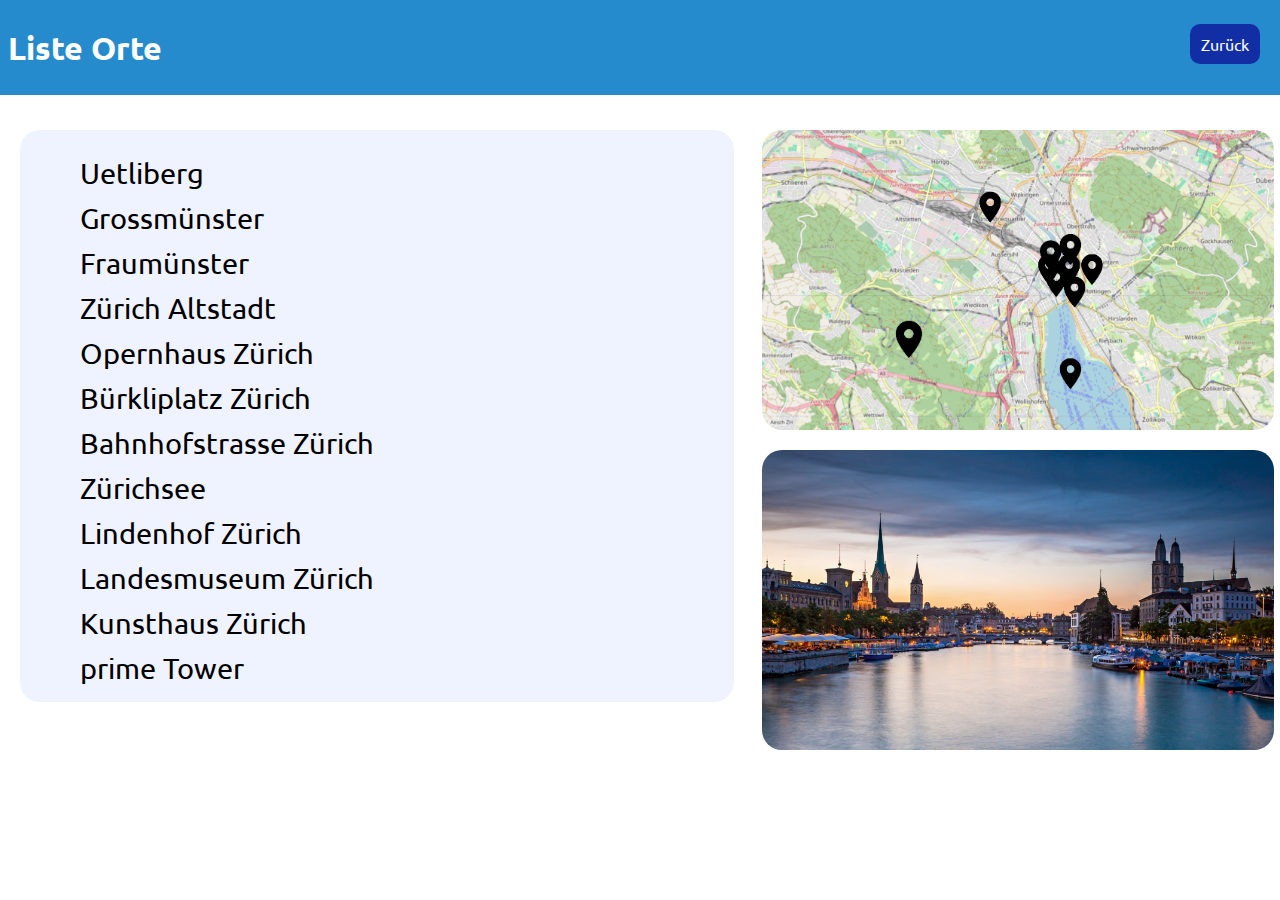
<file: liste_orte.html>
<!DOCTYPE html>
<html lang="en">
    <head>
        <link rel="preconnect" href="https://fonts.googleapis.com">
<link rel="preconnect" href="https://fonts.gstatic.com" crossorigin>
<link href="https://fonts.googleapis.com/css2?family=Ubuntu:ital,wght@0,300;0,400;0,500;0,700;1,300;1,400;1,500;1,700&display=swap" rel="stylesheet">
        <link rel="stylesheet" href="/css/listeorte.css">
        <script src="/js/script.js" defer></script>
    </head>
    <body>
        <div class="header"></div>
        <h1>Liste Orte</h1>
        <div class="header-small">
            <a href="index.html" class="back">Zurück</a>
        </div>
        <div class="bild-container">
            <img id="anzeigeBild2" src="/images/karte/schwartz.png" alt="stand">
        </div>
        <div class="textbox1">
            <ul>
                <li><a href="/orte_html/vorlage_ort.html" onmouseover="wechselBild('/images/orte/uetliberg/uetli_3.jpg', '/images/karte/Uetliberg.png')" onmouseout="resetImage()">Uetliberg</a></li>
                <li><a href="/orte_html/grossmunster.html" onmouseover="wechselBild('/images/orte/grossmuenster/grossmuenster4.jpg', '/images/karte/Grossmuenster.png')" onmouseout="resetImage()">Grossmünster</a></li>
                <li><a href="/orte_html/fraumuenster.html" onmouseover="wechselBild('/images/orte/fraumuenster/fraumuenster.jpg', '/images/karte/Fraumünster.png')" onmouseout="resetImage()">Fraumünster</a></li>
                <li><a href="/orte_html/altstadt.html" onmouseover="wechselBild('/images/orte/altstadt/altstadt1.jpg', '/images/karte/Grossmuenster.png')" onmouseout="resetImage()">Zürich Altstadt</a></li>
                <li><a href="/orte_html/opernhaus.html" onmouseover="wechselBild('/images/orte/opernhaus/opernhaus.jpg', '/images/karte/Opernhaus.png')" onmouseout="resetImage()">Opernhaus Zürich</a></li>
                <li><a href="/orte_html/buerkliplatz.html" onmouseover="wechselBild('/images/orte/buerkliplatz/buerkliplatz.jpg', '/images/karte/buerkliplatz.png')" onmouseout="resetImage()">Bürkliplatz Zürich</a></li>
                <li><a href="/orte_html/banhofstrasse.html" onmouseover="wechselBild('/images/orte/bahnhofstrasse/bahnhofstrasse1.jpg', '/images/karte/bahnhofstrasse.png')" onmouseout="resetImage()">Bahnhofstrasse Zürich</a></li>
                <li><a href="/orte_html/zuerichsee.html" onmouseover="wechselBild('/images/orte/zuerichsee/zuerichsee2.jpg', '/images/karte/zuerisee.png')" onmouseout="resetImage()">Zürichsee</a></li>
                <li><a href="/orte_html/lindenhof.html" onmouseover="wechselBild('/images/orte/lindenhof/linden.jpg', '/images/karte/lindenhof.png')" onmouseout="resetImage()">Lindenhof Zürich</a></li>
                <li><a href="/orte_html/landesmuseum.html" onmouseover="wechselBild('/images/orte/landesmuseum/landesmusem2.jpg', '/images/karte/landesmuseum.png')" onmouseout="resetImage()">Landesmuseum Zürich</a></li>
                <li><a href="/orte_html/kunsthuas.html" onmouseover="wechselBild('/images/orte/kunsthaus/kunsthaus3.jpg', '/images/karte/kunsthaus.png')" onmouseout="resetImage()">Kunsthaus Zürich</a></li>
                <li><a href="/orte_html/primetower.html" onmouseover="wechselBild('/images/primetower.jpg', '/images/karte/primetower.png')" onmouseout="resetImage()">prime Tower</a></li>
            </ul>
        </div>
        
        
        <div class="platzkarte">
            <img id="anzeigeBild" src="/images/2.png" alt="stand" width="300" height="200">
        </div>
    </body>
</html>
</file>
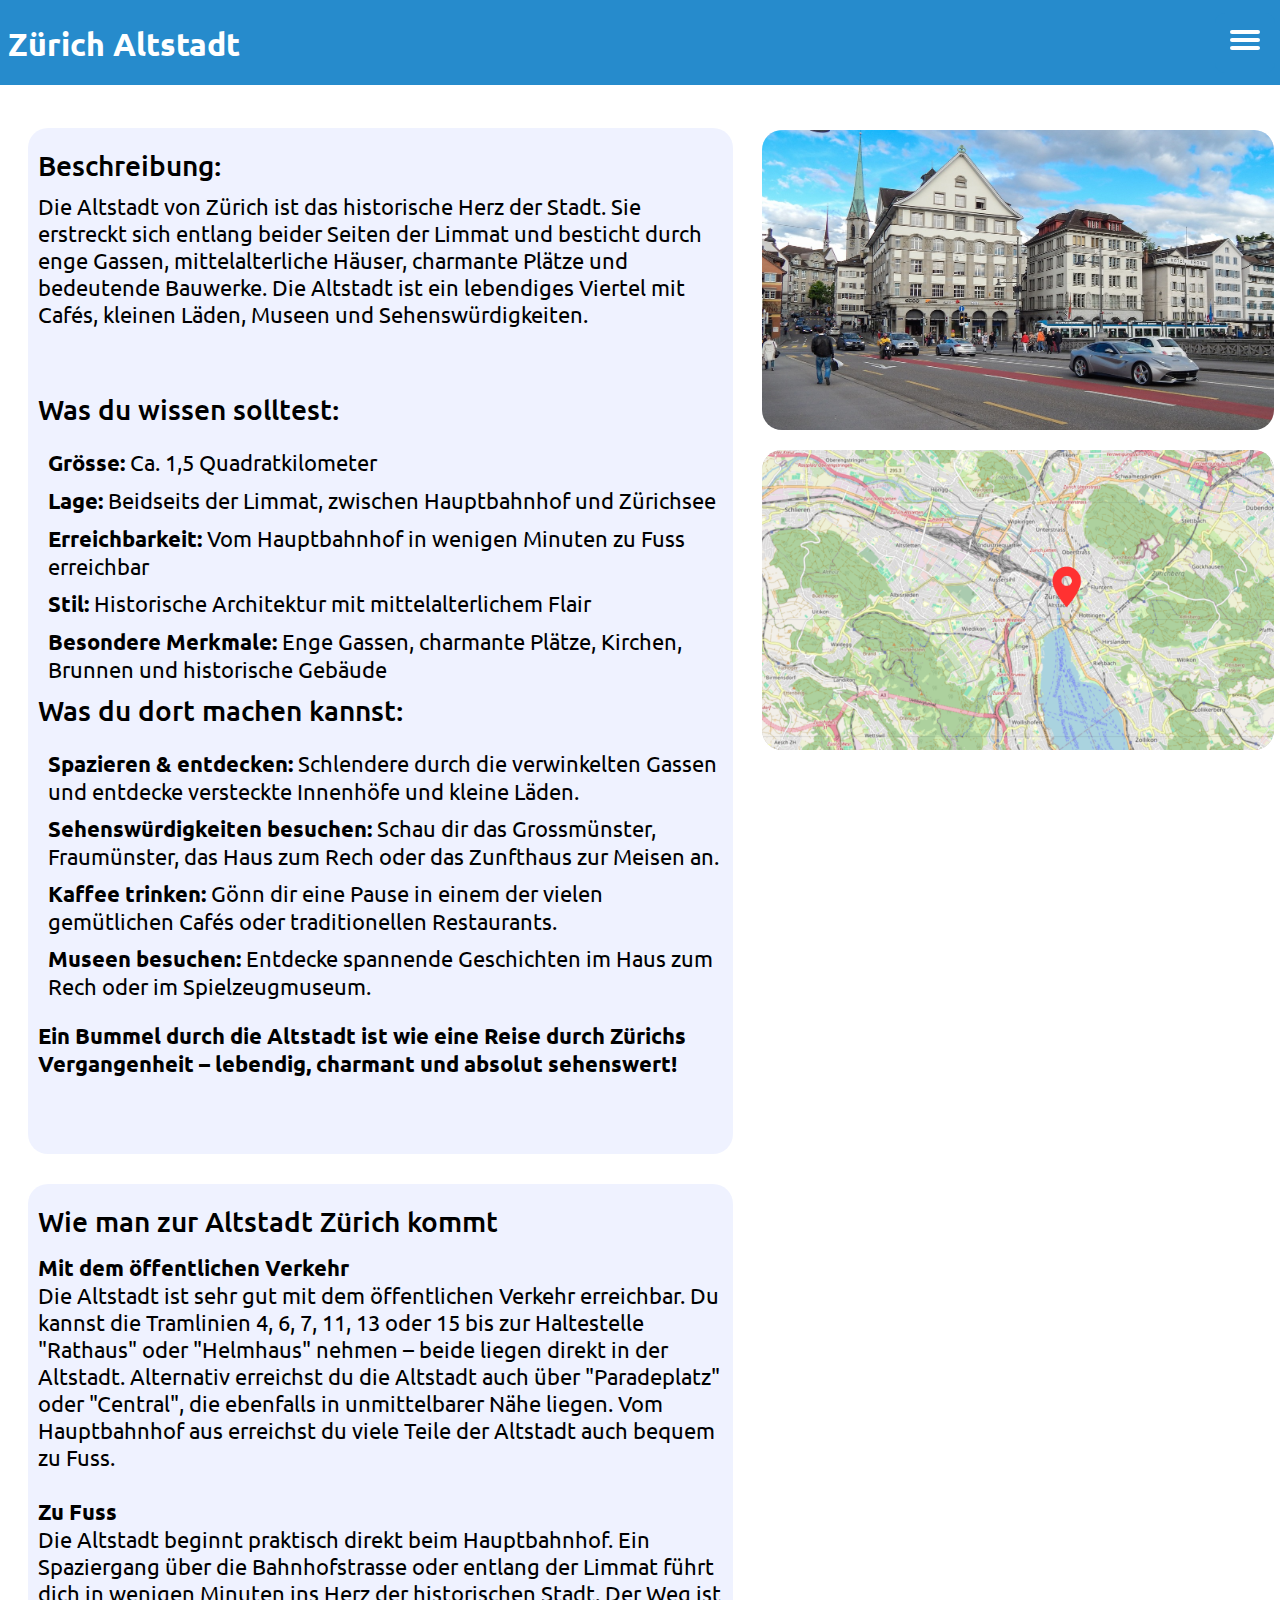
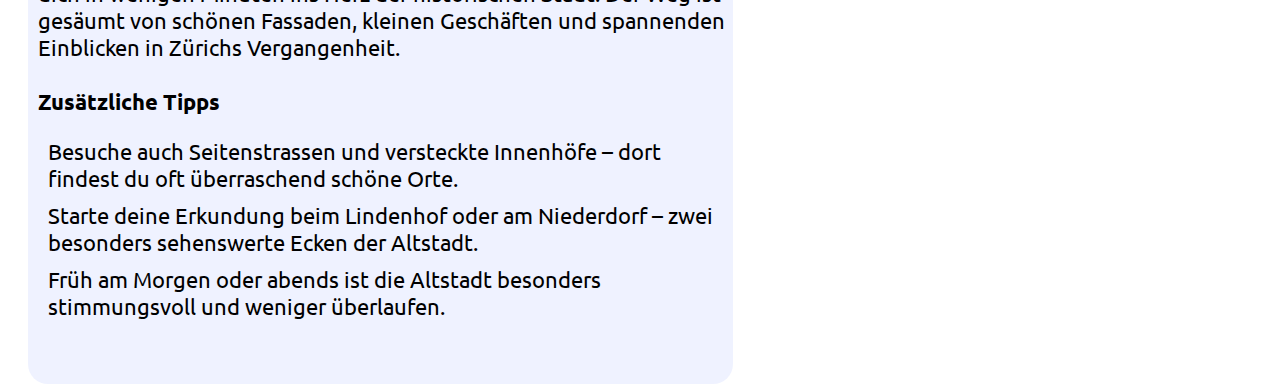
<file: orte_html/altstadt.html>
<!DOCTYPE html>
<html lang="de">
<head>
    <meta charset="UTF-8">
    <link rel="preconnect" href="https://fonts.googleapis.com">
    <link rel="preconnect" href="https://fonts.gstatic.com" crossorigin>
    <link href="https://fonts.googleapis.com/css2?family=Ubuntu:ital,wght@0,300;0,400;0,500;0,700;1,300;1,400;1,500;1,700&display=swap" rel="stylesheet">
    <link rel="stylesheet" href="/css/orte.css">
    <script src="/js/script.js" defer></script>
</head>
<body>
    <h1>Zürich Altstadt</h1>
    <div class="header"></div>
    <div class="header-small"></div>
    <div class="menu-striche" onclick="toggleDropdown()">
        <div class="line"></div>
        <div class="line"></div>
        <div class="line"></div>
    </div>
    <div class="dropdown-menu">
        <ul>
            <li><a href="/liste_orte.html">Liste Orte</a></li>
            <li><a href="/index.html">Home</a></li>
            <li><a href="/galerie.html">galerie</a></li>
        </ul>
    </div>
    <div class="textbox1"><h3>Beschreibung:</h3>Die Altstadt von Zürich ist das historische Herz der Stadt. Sie erstreckt sich entlang beider Seiten der Limmat und besticht durch enge Gassen, mittelalterliche Häuser, charmante Plätze und bedeutende Bauwerke. Die Altstadt ist ein lebendiges Viertel mit Cafés, kleinen Läden, Museen und Sehenswürdigkeiten.

        <h3>Was du wissen solltest:</h3><ul>
            <li><b>Grösse:</b> Ca. 1,5 Quadratkilometer</li>
            <li><b>Lage:</b> Beidseits der Limmat, zwischen Hauptbahnhof und Zürichsee</li>
            <li><b>Erreichbarkeit:</b> Vom Hauptbahnhof in wenigen Minuten zu Fuss erreichbar</li>
            <li><b>Stil:</b> Historische Architektur mit mittelalterlichem Flair</li>
            <li><b>Besondere Merkmale:</b> Enge Gassen, charmante Plätze, Kirchen, Brunnen und historische Gebäude</li>
        </ul><h3>Was du dort machen kannst:</h3><ul>
            <li><b>Spazieren & entdecken:</b> Schlendere durch die verwinkelten Gassen und entdecke versteckte Innenhöfe und kleine Läden.</li>
            <li><b>Sehenswürdigkeiten besuchen:</b> Schau dir das Grossmünster, Fraumünster, das Haus zum Rech oder das Zunfthaus zur Meisen an.</li>
            <li><b>Kaffee trinken:</b> Gönn dir eine Pause in einem der vielen gemütlichen Cafés oder traditionellen Restaurants.</li>
            <li><b>Museen besuchen:</b> Entdecke spannende Geschichten im Haus zum Rech oder im Spielzeugmuseum.</li>
        </ul><p><b>Ein Bummel durch die Altstadt ist wie eine Reise durch Zürichs Vergangenheit – lebendig, charmant und absolut sehenswert!</b></p>
    </div>
    
    
    <div class="textbox2"><h3>Wie man zur Altstadt Zürich kommt</h3><h4>Mit dem öffentlichen Verkehr</h4>Die Altstadt ist sehr gut mit dem öffentlichen Verkehr erreichbar. Du kannst die Tramlinien 4, 6, 7, 11, 13 oder 15 bis zur Haltestelle "Rathaus" oder "Helmhaus" nehmen – beide liegen direkt in der Altstadt. Alternativ erreichst du die Altstadt auch über "Paradeplatz" oder "Central", die ebenfalls in unmittelbarer Nähe liegen. Vom Hauptbahnhof aus erreichst du viele Teile der Altstadt auch bequem zu Fuss.
        <h4>Zu Fuss</h4>Die Altstadt beginnt praktisch direkt beim Hauptbahnhof. Ein Spaziergang über die Bahnhofstrasse oder entlang der Limmat führt dich in wenigen Minuten ins Herz der historischen Stadt. Der Weg ist gesäumt von schönen Fassaden, kleinen Geschäften und spannenden Einblicken in Zürichs Vergangenheit.
        <h4>Zusätzliche Tipps</h4><ul>
            <li>Besuche auch Seitenstrassen und versteckte Innenhöfe – dort findest du oft überraschend schöne Orte.</li>
            <li>Starte deine Erkundung beim Lindenhof oder am Niederdorf – zwei besonders sehenswerte Ecken der Altstadt.</li>
            <li>Früh am Morgen oder abends ist die Altstadt besonders stimmungsvoll und weniger überlaufen.</li>
        </ul>
    </div>
    
    
  
    <div class="slideshow-container">
        <img src="/images/orte/altstadt/altstadt.jpg" class="active" alt="Grossmünster Bild 1">
        <img src="/images/orte/altstadt/altstadt1.jpg" alt="Grossmünster Bild 2">
        <img src="/images/orte/altstadt/altstadt2.jpg" alt="Grossmünster Bild 3">
    </div>
    <div class="platzkarte">
        <img src="/images/orte/altstadt/karte.png">
    </div>
</body>
</html>
</file>
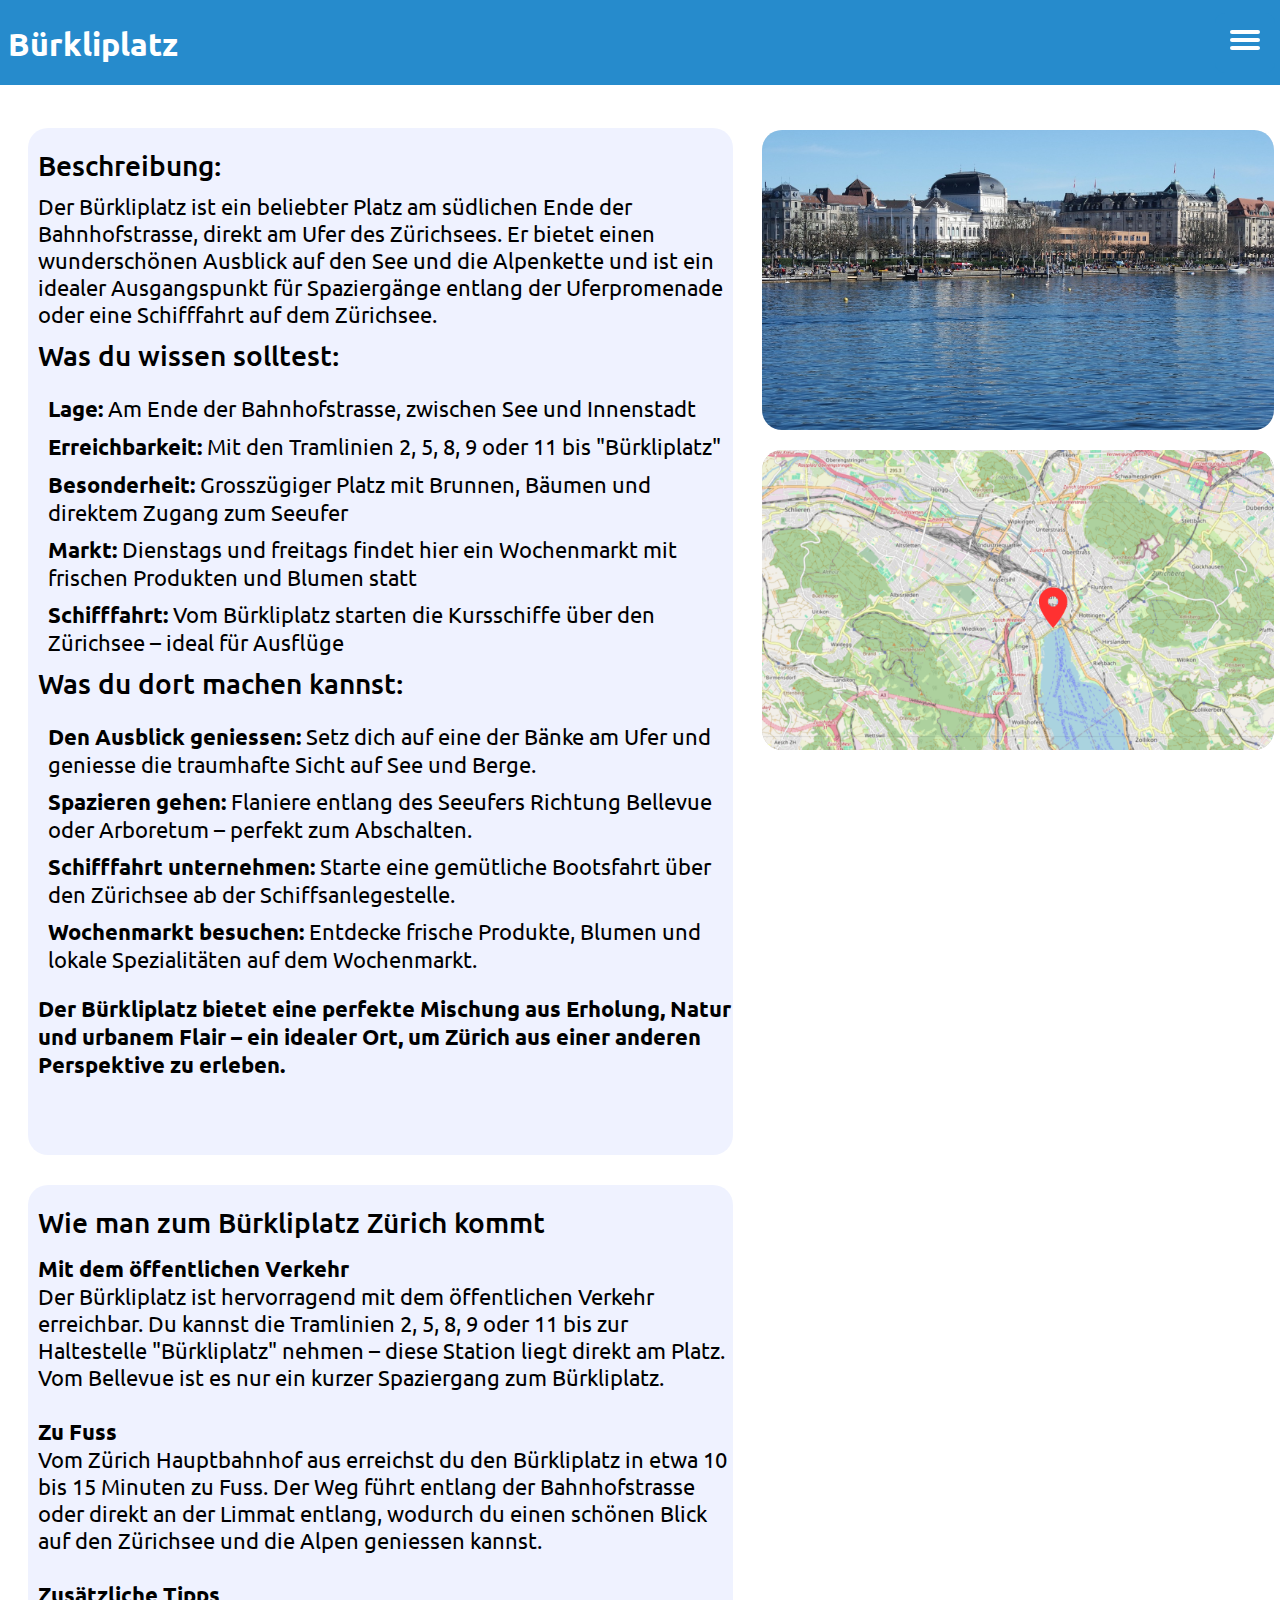
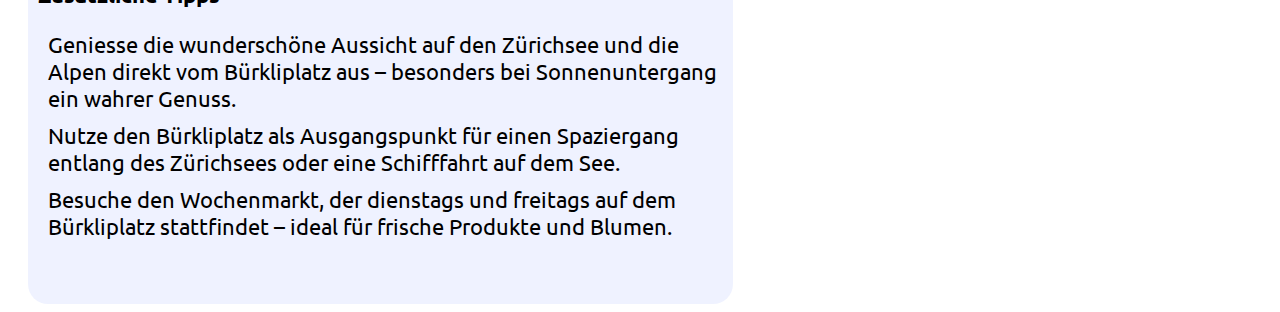
<file: orte_html/buerkliplatz.html>
<!DOCTYPE html>
<html lang="de">
<head>
    <meta charset="UTF-8">
    <link rel="preconnect" href="https://fonts.googleapis.com">
    <link rel="preconnect" href="https://fonts.gstatic.com" crossorigin>
    <link href="https://fonts.googleapis.com/css2?family=Ubuntu:ital,wght@0,300;0,400;0,500;0,700;1,300;1,400;1,500;1,700&display=swap" rel="stylesheet">
    <link rel="stylesheet" href="/css/orte.css">
    <script src="/js/script.js" defer></script>
</head>
<body>
    <h1>Bürkliplatz</h1>
    <div class="header"></div>
    <div class="header-small"></div>
    <div class="menu-striche" onclick="toggleDropdown()">
        <div class="line"></div>
        <div class="line"></div>
        <div class="line"></div>
    </div>
    <div class="dropdown-menu">
        <ul>
            <li><a href="/liste_orte.html">Liste Orte</a></li>
            <li><a href="/index.html">Home</a></li>
            <li><a href="/galerie.html">galerie</a></li>
        </ul>
    </div>
    <div class="textbox1"><h3>Beschreibung:</h3>Der Bürkliplatz ist ein beliebter Platz am südlichen Ende der Bahnhofstrasse, direkt am Ufer des Zürichsees. Er bietet einen wunderschönen Ausblick auf den See und die Alpenkette und ist ein idealer Ausgangspunkt für Spaziergänge entlang der Uferpromenade oder eine Schifffahrt auf dem Zürichsee.
<h3>Was du wissen solltest:</h3><ul>
            <li><b>Lage:</b> Am Ende der Bahnhofstrasse, zwischen See und Innenstadt</li>
            <li><b>Erreichbarkeit:</b> Mit den Tramlinien 2, 5, 8, 9 oder 11 bis "Bürkliplatz"</li>
            <li><b>Besonderheit:</b> Grosszügiger Platz mit Brunnen, Bäumen und direktem Zugang zum Seeufer</li>
            <li><b>Markt:</b> Dienstags und freitags findet hier ein Wochenmarkt mit frischen Produkten und Blumen statt</li>
            <li><b>Schifffahrt:</b> Vom Bürkliplatz starten die Kursschiffe über den Zürichsee – ideal für Ausflüge</li>
        </ul><h3>Was du dort machen kannst:</h3><ul>
            <li><b>Den Ausblick geniessen:</b> Setz dich auf eine der Bänke am Ufer und geniesse die traumhafte Sicht auf See und Berge.</li>
            <li><b>Spazieren gehen:</b> Flaniere entlang des Seeufers Richtung Bellevue oder Arboretum – perfekt zum Abschalten.</li>
            <li><b>Schifffahrt unternehmen:</b> Starte eine gemütliche Bootsfahrt über den Zürichsee ab der Schiffsanlegestelle.</li>
            <li><b>Wochenmarkt besuchen:</b> Entdecke frische Produkte, Blumen und lokale Spezialitäten auf dem Wochenmarkt.</li>
        </ul><p><b>Der Bürkliplatz bietet eine perfekte Mischung aus Erholung, Natur und urbanem Flair – ein idealer Ort, um Zürich aus einer anderen Perspektive zu erleben.</b></p>
    </div>
    
    
    <div class="textbox2"><h3>Wie man zum Bürkliplatz Zürich kommt</h3><h4>Mit dem öffentlichen Verkehr</h4>Der Bürkliplatz ist hervorragend mit dem öffentlichen Verkehr erreichbar. Du kannst die Tramlinien 2, 5, 8, 9 oder 11 bis zur Haltestelle "Bürkliplatz" nehmen – diese Station liegt direkt am Platz. Vom Bellevue ist es nur ein kurzer Spaziergang zum Bürkliplatz.
        <h4>Zu Fuss</h4>Vom Zürich Hauptbahnhof aus erreichst du den Bürkliplatz in etwa 10 bis 15 Minuten zu Fuss. Der Weg führt entlang der Bahnhofstrasse oder direkt an der Limmat entlang, wodurch du einen schönen Blick auf den Zürichsee und die Alpen geniessen kannst.
        <h4>Zusätzliche Tipps</h4><ul>
            <li>Geniesse die wunderschöne Aussicht auf den Zürichsee und die Alpen direkt vom Bürkliplatz aus – besonders bei Sonnenuntergang ein wahrer Genuss.</li>
            <li>Nutze den Bürkliplatz als Ausgangspunkt für einen Spaziergang entlang des Zürichsees oder eine Schifffahrt auf dem See.</li>
            <li>Besuche den Wochenmarkt, der dienstags und freitags auf dem Bürkliplatz stattfindet – ideal für frische Produkte und Blumen.</li>
        </ul>
        </div>
        
        
    
    
    <div class="slideshow-container">
        <img src="/images/orte/buerkliplatz/buerkliplatz.jpg" class="active" alt="Grossmünster Bild 1">
        <img src="/images/orte/buerkliplatz/buerkliplatz1.jpg" alt="Grossmünster Bild 2">
    </div>
    <div class="platzkarte">
        <img src="/images/orte/buerkliplatz/karte.png">
    </div>
</body>
</html>
</file>
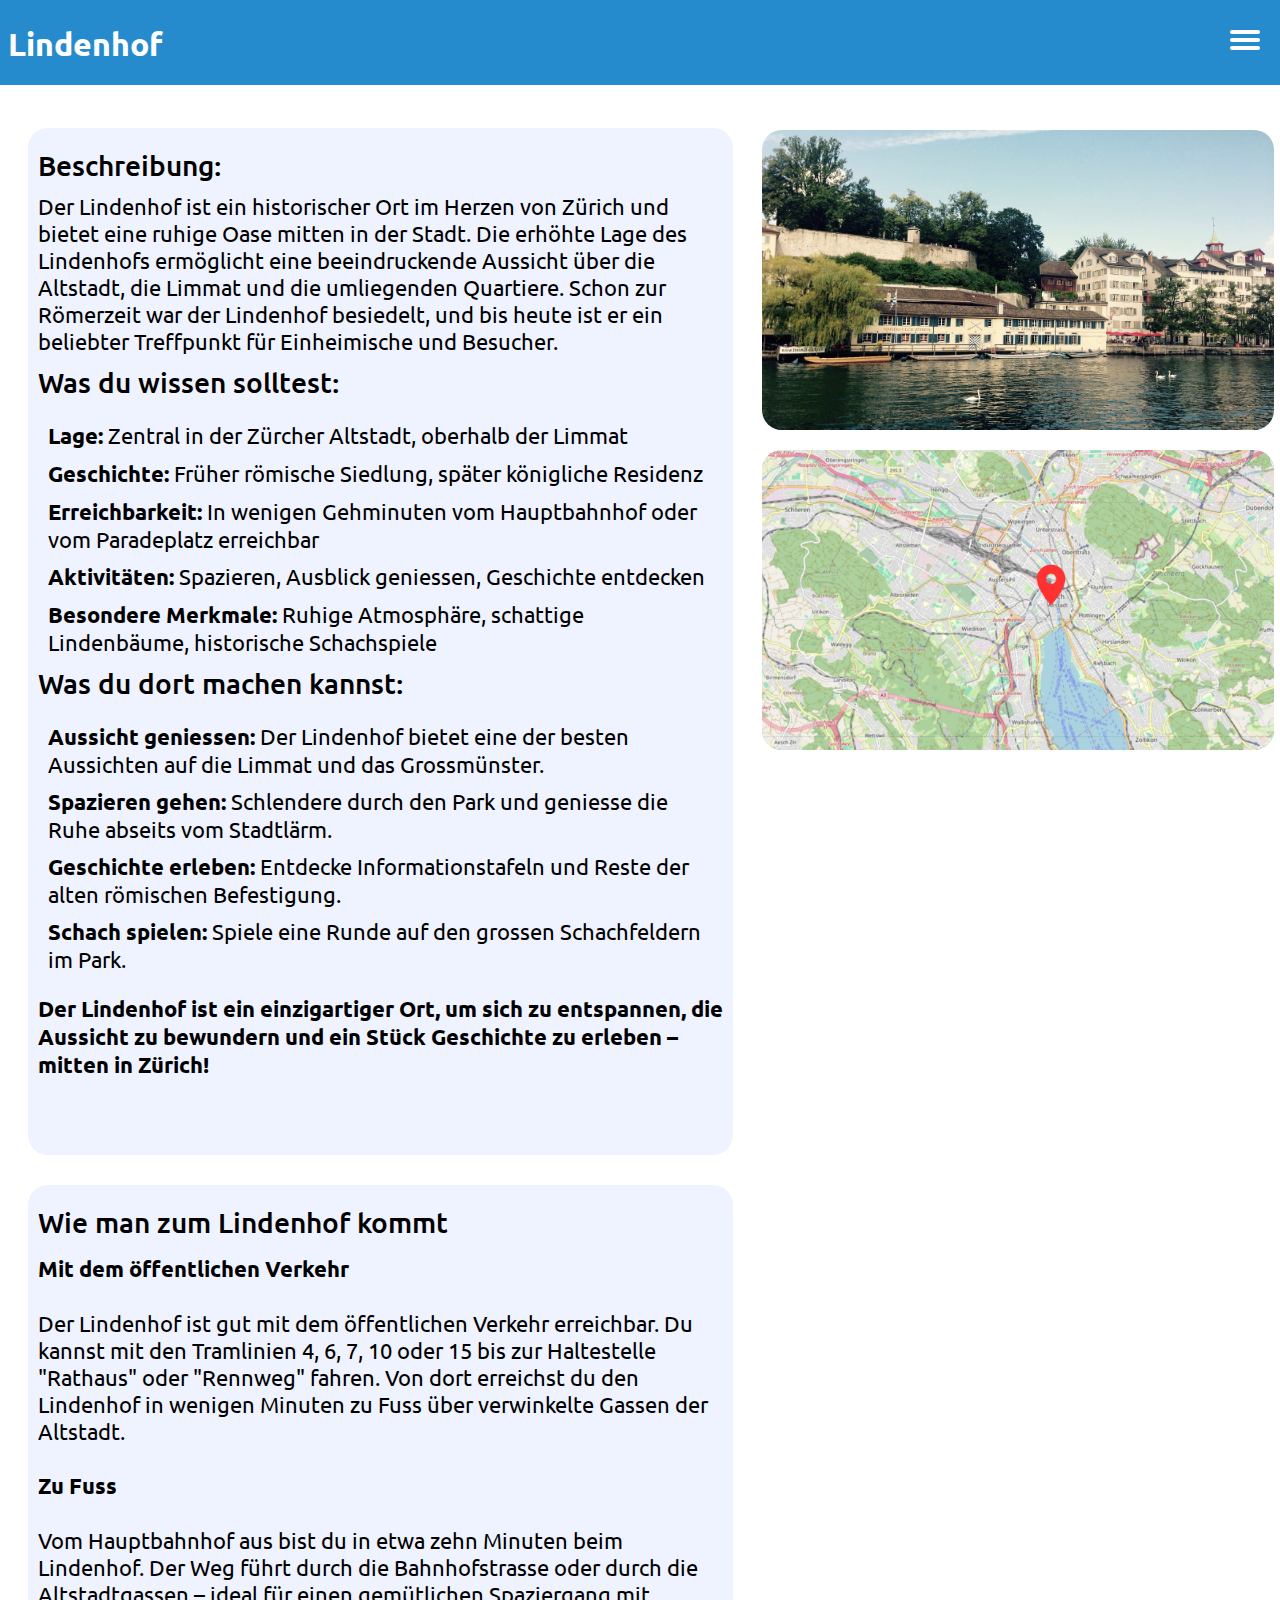
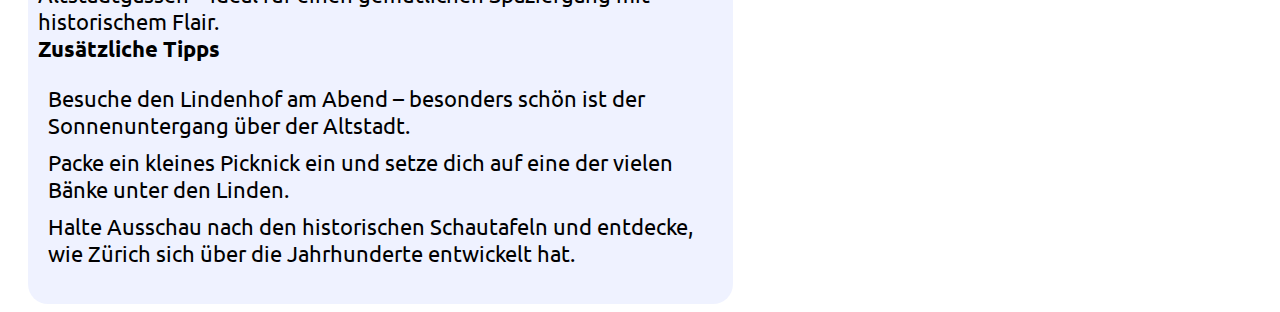
<file: orte_html/lindenhof.html>
<!DOCTYPE html>
<html lang="de">
<head>
    <meta charset="UTF-8">
    <link rel="preconnect" href="https://fonts.googleapis.com">
    <link rel="preconnect" href="https://fonts.gstatic.com" crossorigin>
    <link href="https://fonts.googleapis.com/css2?family=Ubuntu:ital,wght@0,300;0,400;0,500;0,700;1,300;1,400;1,500;1,700&display=swap" rel="stylesheet">
    <link rel="stylesheet" href="/css/orte.css">
    <script src="/js/script.js" defer></script>
</head>
<body>
    <h1>Lindenhof</h1>
    <div class="header"></div>
    <div class="header-small"></div>
    <div class="menu-striche" onclick="toggleDropdown()">
        <div class="line"></div>
        <div class="line"></div>
        <div class="line"></div>
    </div>
    <div class="dropdown-menu">
        <ul>
            <li><a href="/liste_orte.html">Liste Orte</a></li>
            <li><a href="/index.html">Home</a></li>
            <li><a href="/galerie.html">galerie</a></li>
        </ul>
    </div>
    <div class="textbox1"><h3>Beschreibung:</h3>Der Lindenhof ist ein historischer Ort im Herzen von Zürich und bietet eine ruhige Oase mitten in der Stadt. Die erhöhte Lage des Lindenhofs ermöglicht eine beeindruckende Aussicht über die Altstadt, die Limmat und die umliegenden Quartiere. Schon zur Römerzeit war der Lindenhof besiedelt, und bis heute ist er ein beliebter Treffpunkt für Einheimische und Besucher.<h3>Was du wissen solltest:</h3><ul>
            <li><b>Lage:</b> Zentral in der Zürcher Altstadt, oberhalb der Limmat</li>
            <li><b>Geschichte:</b> Früher römische Siedlung, später königliche Residenz</li>
            <li><b>Erreichbarkeit:</b> In wenigen Gehminuten vom Hauptbahnhof oder vom Paradeplatz erreichbar</li>
            <li><b>Aktivitäten:</b> Spazieren, Ausblick geniessen, Geschichte entdecken</li>
            <li><b>Besondere Merkmale:</b> Ruhige Atmosphäre, schattige Lindenbäume, historische Schachspiele</li>
        </ul><h3>Was du dort machen kannst:</h3><ul>
            <li><b>Aussicht geniessen:</b> Der Lindenhof bietet eine der besten Aussichten auf die Limmat und das Grossmünster.</li>
            <li><b>Spazieren gehen:</b> Schlendere durch den Park und geniesse die Ruhe abseits vom Stadtlärm.</li>
            <li><b>Geschichte erleben:</b> Entdecke Informationstafeln und Reste der alten römischen Befestigung.</li>
            <li><b>Schach spielen:</b> Spiele eine Runde auf den grossen Schachfeldern im Park.</li>
        </ul><p><b>Der Lindenhof ist ein einzigartiger Ort, um sich zu entspannen, die Aussicht zu bewundern und ein Stück Geschichte zu erleben – mitten in Zürich!</b></p>
    </div>
    
    <div class="textbox2"><h3>Wie man zum Lindenhof kommt</h3><h4>Mit dem öffentlichen Verkehr</h4>
Der Lindenhof ist gut mit dem öffentlichen Verkehr erreichbar. Du kannst mit den Tramlinien 4, 6, 7, 10 oder 15 bis zur Haltestelle "Rathaus" oder "Rennweg" fahren. Von dort erreichst du den Lindenhof in wenigen Minuten zu Fuss über verwinkelte Gassen der Altstadt.
    <h4>Zu Fuss</h4>
Vom Hauptbahnhof aus bist du in etwa zehn Minuten beim Lindenhof. Der Weg führt durch die Bahnhofstrasse oder durch die Altstadtgassen – ideal für einen gemütlichen Spaziergang mit historischem Flair.
<h4>Zusätzliche Tipps</h4><ul>
    <li>Besuche den Lindenhof am Abend – besonders schön ist der Sonnenuntergang über der Altstadt.</li>
    <li>Packe ein kleines Picknick ein und setze dich auf eine der vielen Bänke unter den Linden.</li>
    <li>Halte Ausschau nach den historischen Schautafeln und entdecke, wie Zürich sich über die Jahrhunderte entwickelt hat.</li>
</ul>
</div>


    
    <div class="slideshow-container">
        <img src="/images/orte/lindenhof/lindne2.jpg" class="active" alt="Grossmünster Bild 1">
        <img src="/images/orte/lindenhof/linden.jpg" alt="Grossmünster Bild 2">

    </div>
    <div class="platzkarte">
        <img src="/images/orte/lindenhof/karte.png">
    </div>
</body>
</html>
</file>
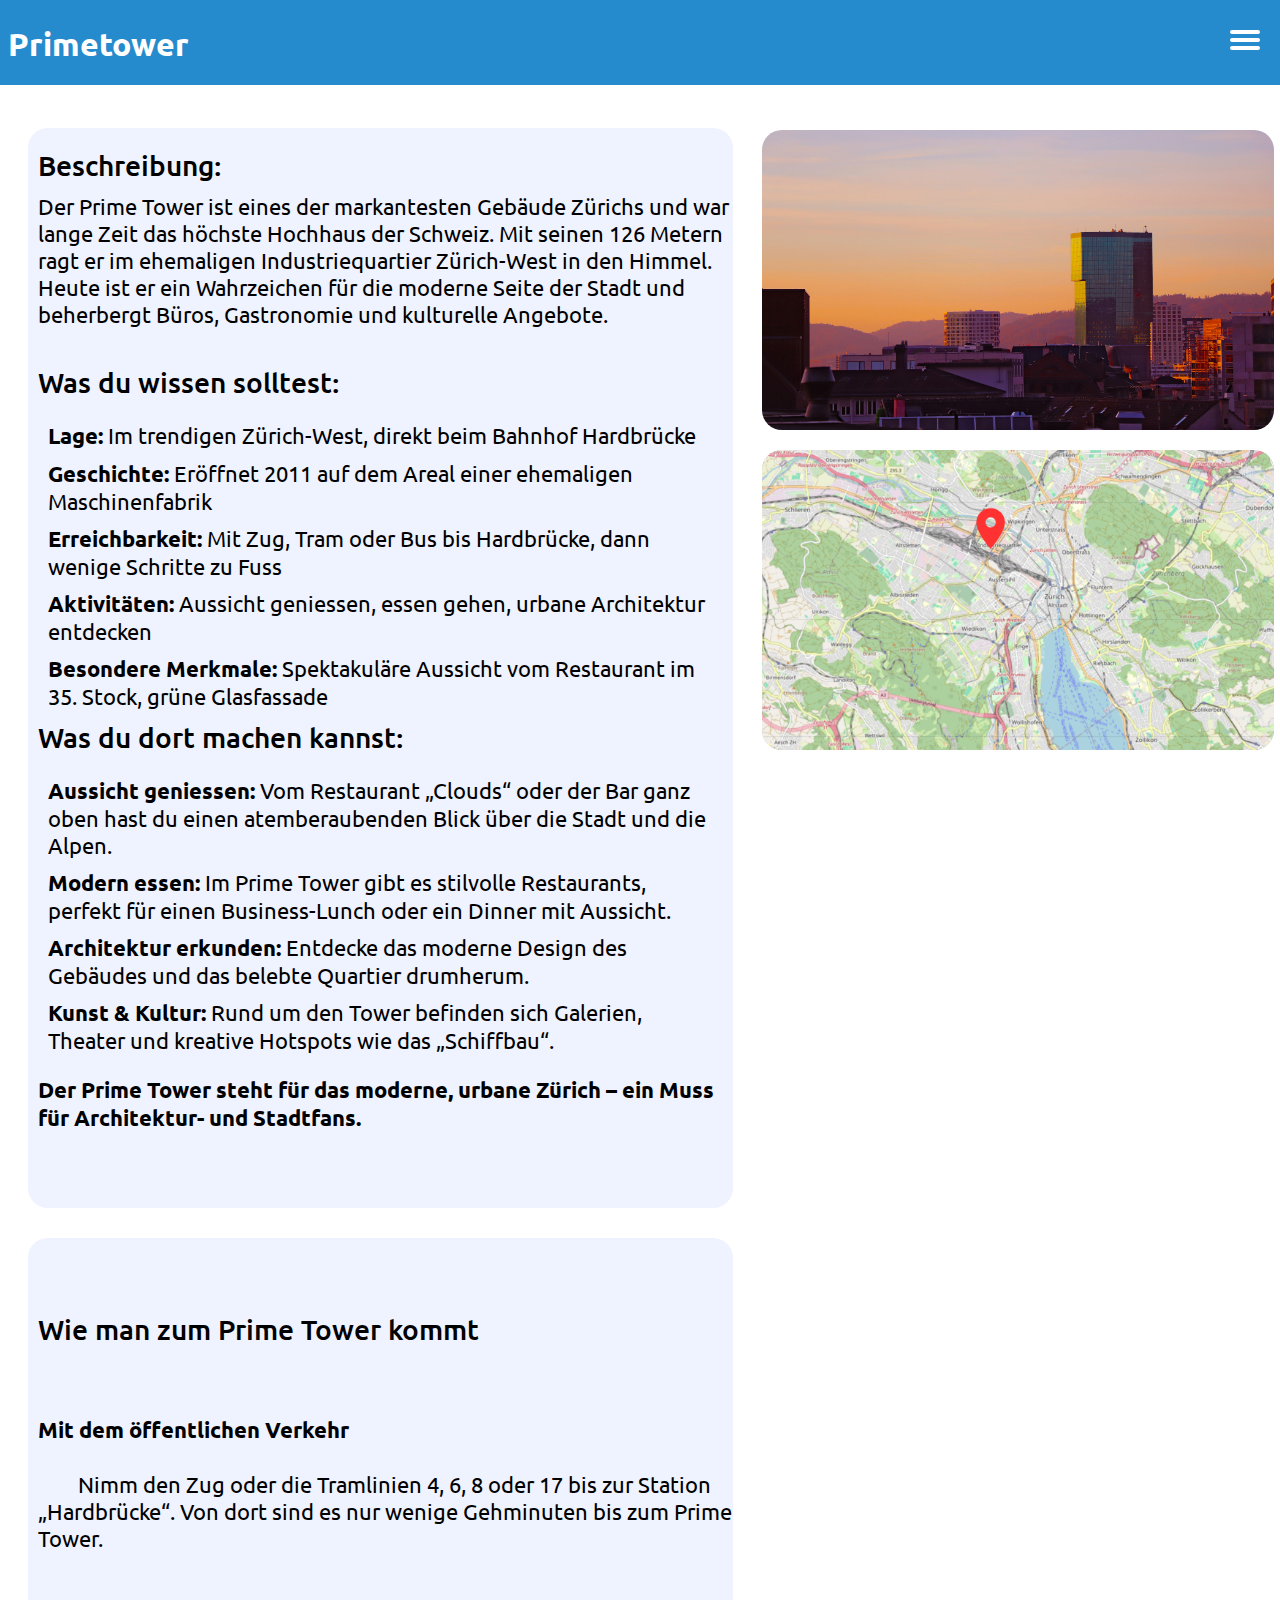
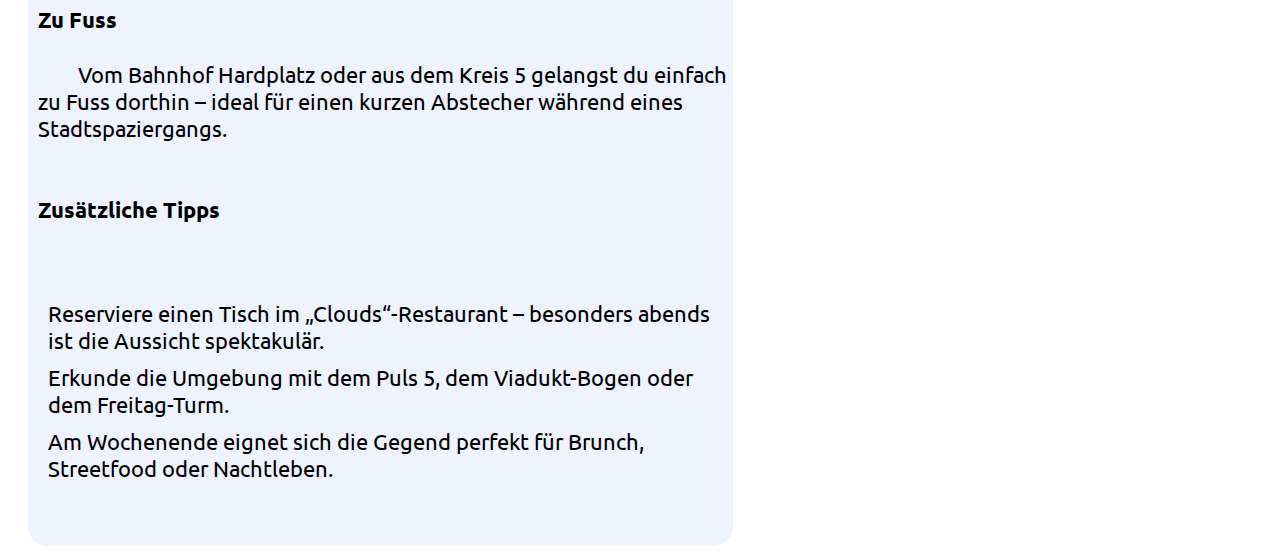
<file: orte_html/primetower.html>
<!DOCTYPE html>
<html lang="de">
<head>
    <meta charset="UTF-8">
    <link rel="preconnect" href="https://fonts.googleapis.com">
    <link rel="preconnect" href="https://fonts.gstatic.com" crossorigin>
    <link href="https://fonts.googleapis.com/css2?family=Ubuntu:ital,wght@0,300;0,400;0,500;0,700;1,300;1,400;1,500;1,700&display=swap" rel="stylesheet">
    <link rel="stylesheet" href="/css/orte.css">
    <script src="/js/script.js" defer></script>
</head>
<body>
<h1>Primetower</h1>
    <div class="header"></div>
    <div class="header-small"></div>
    <div class="menu-striche" onclick="toggleDropdown()">
        <div class="line"></div>
        <div class="line"></div>
        <div class="line"></div>
    </div>
    <div class="dropdown-menu">
        <ul>
            <li><a href="/liste_orte.html">Liste Orte</a></li>
            <li><a href="/index.html">Home</a></li>
            <li><a href="/galerie.html">galerie</a></li>
        </ul>
    </div>
    <div class="textbox1"><h3>Beschreibung:</h3>Der Prime Tower ist eines der markantesten Gebäude Zürichs und war lange Zeit das höchste Hochhaus der Schweiz. Mit seinen 126 Metern ragt er im ehemaligen Industriequartier Zürich-West in den Himmel. Heute ist er ein Wahrzeichen für die moderne Seite der Stadt und beherbergt Büros, Gastronomie und kulturelle Angebote.
    <h3>Was du wissen solltest:</h3><ul>
          <li><b>Lage:</b> Im trendigen Zürich-West, direkt beim Bahnhof Hardbrücke</li>
          <li><b>Geschichte:</b> Eröffnet 2011 auf dem Areal einer ehemaligen Maschinenfabrik</li>
          <li><b>Erreichbarkeit:</b> Mit Zug, Tram oder Bus bis Hardbrücke, dann wenige Schritte zu Fuss</li>
          <li><b>Aktivitäten:</b> Aussicht geniessen, essen gehen, urbane Architektur entdecken</li>
          <li><b>Besondere Merkmale:</b> Spektakuläre Aussicht vom Restaurant im 35. Stock, grüne Glasfassade</li>
        </ul><h3>Was du dort machen kannst:</h3><ul>
          <li><b>Aussicht geniessen:</b> Vom Restaurant „Clouds“ oder der Bar ganz oben hast du einen atemberaubenden Blick über die Stadt und die Alpen.</li>
          <li><b>Modern essen:</b> Im Prime Tower gibt es stilvolle Restaurants, perfekt für einen Business-Lunch oder ein Dinner mit Aussicht.</li>
          <li><b>Architektur erkunden:</b> Entdecke das moderne Design des Gebäudes und das belebte Quartier drumherum.</li>
          <li><b>Kunst & Kultur:</b> Rund um den Tower befinden sich Galerien, Theater und kreative Hotspots wie das „Schiffbau“.</li>
        </ul><p><b>Der Prime Tower steht für das moderne, urbane Zürich – ein Muss für Architektur- und Stadtfans.</b></p>
      </div>
      
      <div class="textbox2">
        <h3>Wie man zum Prime Tower kommt</h3>
        <h4>Mit dem öffentlichen Verkehr</h4>
        Nimm den Zug oder die Tramlinien 4, 6, 8 oder 17 bis zur Station „Hardbrücke“. Von dort sind es nur wenige Gehminuten bis zum Prime Tower.
      
        <h4>Zu Fuss</h4>
        Vom Bahnhof Hardplatz oder aus dem Kreis 5 gelangst du einfach zu Fuss dorthin – ideal für einen kurzen Abstecher während eines Stadtspaziergangs.
      
        <h4>Zusätzliche Tipps</h4>
        <ul>
          <li>Reserviere einen Tisch im „Clouds“-Restaurant – besonders abends ist die Aussicht spektakulär.</li>
          <li>Erkunde die Umgebung mit dem Puls 5, dem Viadukt-Bogen oder dem Freitag-Turm.</li>
          <li>Am Wochenende eignet sich die Gegend perfekt für Brunch, Streetfood oder Nachtleben.</li>
        </ul>
      </div>
      
  
    <div class="slideshow-container">
        <img src="/images/orte/primetower/primetower3.jpg" class="active" alt="Grossmünster Bild 1">
        <img src="/images/orte/primetower/primetower.jpg" alt="Grossmünster Bild 2">
        <img src="/images/orte/primetower/primetower2.jpg" alt="Grossmünster Bild 2">
    </div>
    <div class="platzkarte">
        <img src="/images/orte/primetower/karte.png">
    </div>
</body>
</html>
</file>
<file: css/listeorte.css>
h1{
    font-family:'ubuntu';
    z-index: 100;
    z-index: 2;
    position: absolute;
    top: 7px;
    color: white;
}

.header {
    height: 100px;
    width: 100%;    
    background-color: rgb(38, 139, 204);
    position: absolute;
    left: 0;
    top: -5px;
    z-index: 1;
}
.header-small {
    height: 90px;
    width: 150px;    
    background-color: rgb(38, 139, 204);
    position: fixed;
    right: 0;
    top: 0;
    z-index: 1;
    border-bottom-left-radius: 20px;
}

.textbox1{
    top: 130px;
    left: 20px;
    width: 55%;
    background-color: rgba(81, 121, 253, 0.093);
    position: absolute;
    border-radius:20px;
    font-family: 'ubuntu';
    padding-left: 10px;
    padding-top: 10px;
}

.back{
    background-color: rgba(11, 15, 152, 0.748);
    top: 24px;
    right: 20px;
    width: 70px;
    height: 40px;
    position: fixed;
    z-index: 2;
    border-radius: 10px;
    cursor: pointer;
}
.back:hover {
    background-color: rgba(7, 11, 147, 0.305);
}

.header-small a {
    text-decoration: none;
    display: flex;
    justify-content: center;
    align-items: center;
    font-family: 'ubuntu';
    color: rgb(255, 255, 255);
  }

.bild-container {
    width: 40%;
    height: 300px;
    position: fixed;
    top: 130px;
    right: 0.5%;
    border-radius: 20px;
    overflow: hidden;
}

.bild-container img {
    width: 100%; 
    height: 100%;  
    object-fit: cover; 
}

.textbox1 ul li a {
    border-radius:20px;
    font-size: 180%;
    font-family: 'ubuntu';
    padding-top: 10px;
    color: black;
    text-decoration: none;
    text-align: left;
}

.textbox1 ul li {
    list-style: none;
    margin: 10px;
}

.platzkarte {
    position: fixed;
    top: 130px;
    right: 0.5%;
    border-radius: 20px;
    overflow: hidden;
    top: 450px;
    width: 40%;
    height: 300px; 
}
.platzkarte img {
    width: 100%; 
    height: 100%; 
    object-fit: cover; 
}
</file>
<file: css/orte.css>
.header {
  background-color: rgb(38, 139, 204);
  position: absolute;
  width: 100%;
  height: 90px;
  display: flex;
  left: 0;
  top: -5px;
  z-index: 1;
}
.header-small {
  height: 60px;
  width: 60px;    
  background-color: rgb(38, 139, 204);
  position: fixed;
  right: 5px;
  top: 13px;
  z-index: 1;
  border-radius: 10px;
}
h1 {
  color: white;
  top: 3px;
  position: absolute;
  z-index: 2;
  font-family: ubuntu;
}
h3 {
  color: #000000;
  z-index: 2;
  font-family: ubuntu;
  font-size: 28px;
  margin-top: 10px; 
  margin-bottom: 10px;
  font-weight: 450;
}
.menu-striche {
  display: flex;
  flex-direction: column;
  justify-content: space-between;
  width: 30px;
  height: 20px;
  z-index: 99;
  position:fixed;
  top: 30px;
  right: 20px;  
  cursor: pointer;
  }
  .line {
  height: 4px;
  width: 100%;
  background-color: white;
  border-radius: 3px;
  }
  
  .dropdown-menu{
    display: none;
    position: absolute;  
    top: 70px;
    right: 15px;
    background-color: rgb(255, 255, 255);
    width: 200px;
    list-style: none;
    padding: 10px;
    box-shadow: 0 4px 6px rgba(0, 0, 0, 0.2);
    z-index: 5;
    border-radius: 10px;
    position:fixed;
  }
  
  .dropdown-menu ul {
    padding: 0;
    margin: 0;
  }
  
  .dropdown-menu li {
    padding: 10px;
    color:rgb(0, 3, 3);
    cursor: pointer;
    list-style: none;
    border-radius: 5px;
    margin-bottom: 3px;
  }
  
  .dropdown-menu li:hover {
    background-color: rgba(38, 140, 204, 0.471);
  }
  

  .dropdown-menu a {
      padding: 10px;
      color: black;
      cursor: pointer;
      list-style: none;
      border-radius: 5px;
      margin-bottom: 3px;
      text-decoration: none;
      font-family:'ubuntu';
    }


.textbox1{
  top: 120px;
  left: 20px;
  width: 55%;
  margin-bottom: 150px;
  background-color: rgba(81, 121, 253, 0.093);
  position: relative;
  border-radius:20px;
  font-family: 'ubuntu';
  padding-left: 10px;
  padding-top: 10px;
  white-space: pre-wrap; 
  font-size: 22px;
}
.slideshow-container {
  position: fixed;
  top: 130px;
  right: 0.5%;
  border-radius: 20px;
  overflow: hidden;
  width: 40%;
  height: 300px; 
  background-color: #f0f0f0; 
}

.slideshow-container img {
  position: absolute;
  inset: 0; 
  width: 100%;
  height: 100%;
  object-fit: cover;
  opacity: 0;
  transition: opacity 2s ease-in-out;
}

.platzkarte {
  position: fixed;
  top: 450px;
  right: 0.5%;
  border-radius: 20px;
  overflow: hidden;
  width: 40%;
  height: 300px; 
  background-color: rgba(63, 63, 63, 0.3);
}
.platzkarte img {
  position: absolute;
  inset: 0; 
  width: 100%;
  height: 100%;
  object-fit: cover;
}
.slideshow-container img.active {
  opacity: 1;
}
.textbox1 ul {
  margin-bottom:0;
  padding: 0;
  white-space: normal;
}

.textbox1 ul li {
  margin: 10px;
  padding: 0;
  display:block;
}

.textbox2{
  left: 20px;
  width: 55%;
  background-color: rgba(81, 121, 253, 0.093);
  position: relative;
  border-radius:20px;
  font-family: 'ubuntu';
  padding-left: 10px;
  padding-top: 10px;
  white-space: pre-wrap; 
  font-size: 22px;
}

.textbox2 ul {
  margin-bottom:0;
  padding: 0;
  white-space: normal;
}

.textbox2 ul li {
  margin: 10px;
  padding: 0;
  display:block;
}
.textbox2 h3 {
  margin-bottom: 15px; 
  padding: 0;
}
.textbox2 h4,
.textbox2 p {
  margin: 0; 
  padding: 0;
}
</file>
